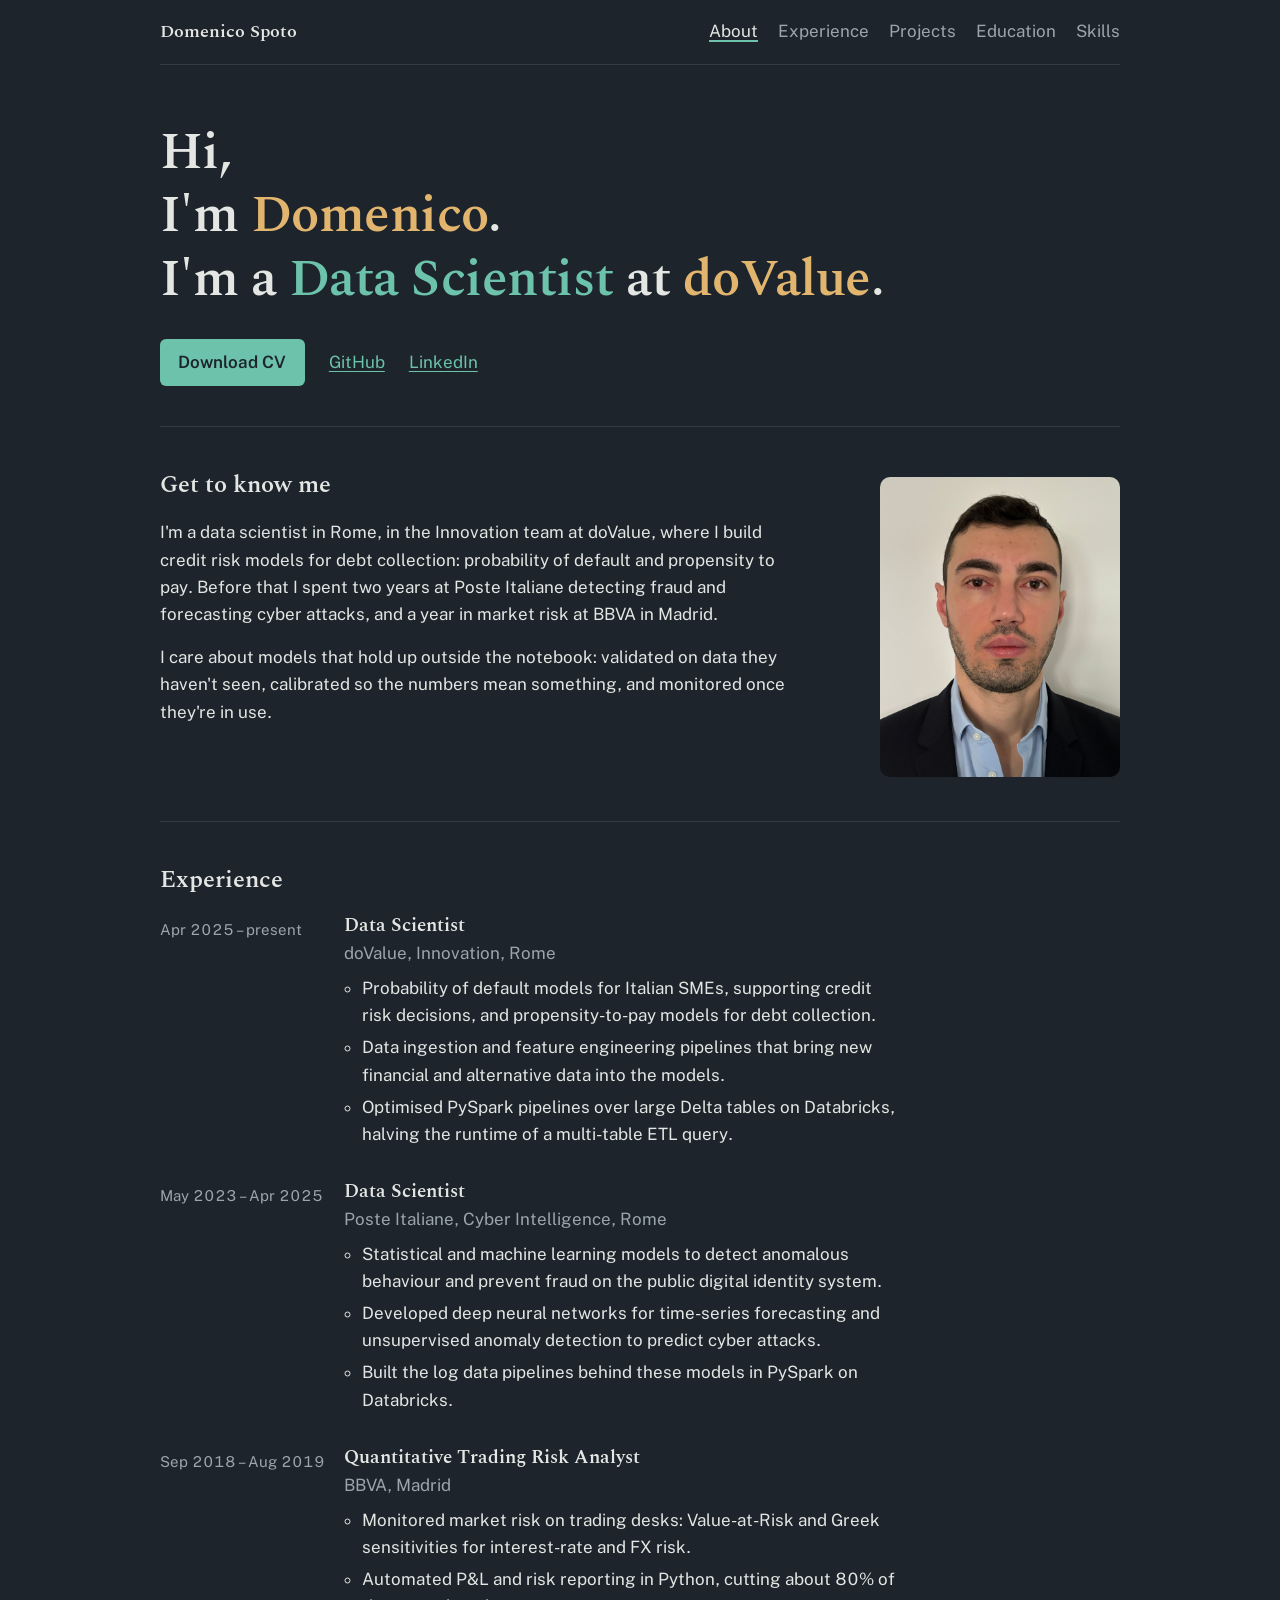
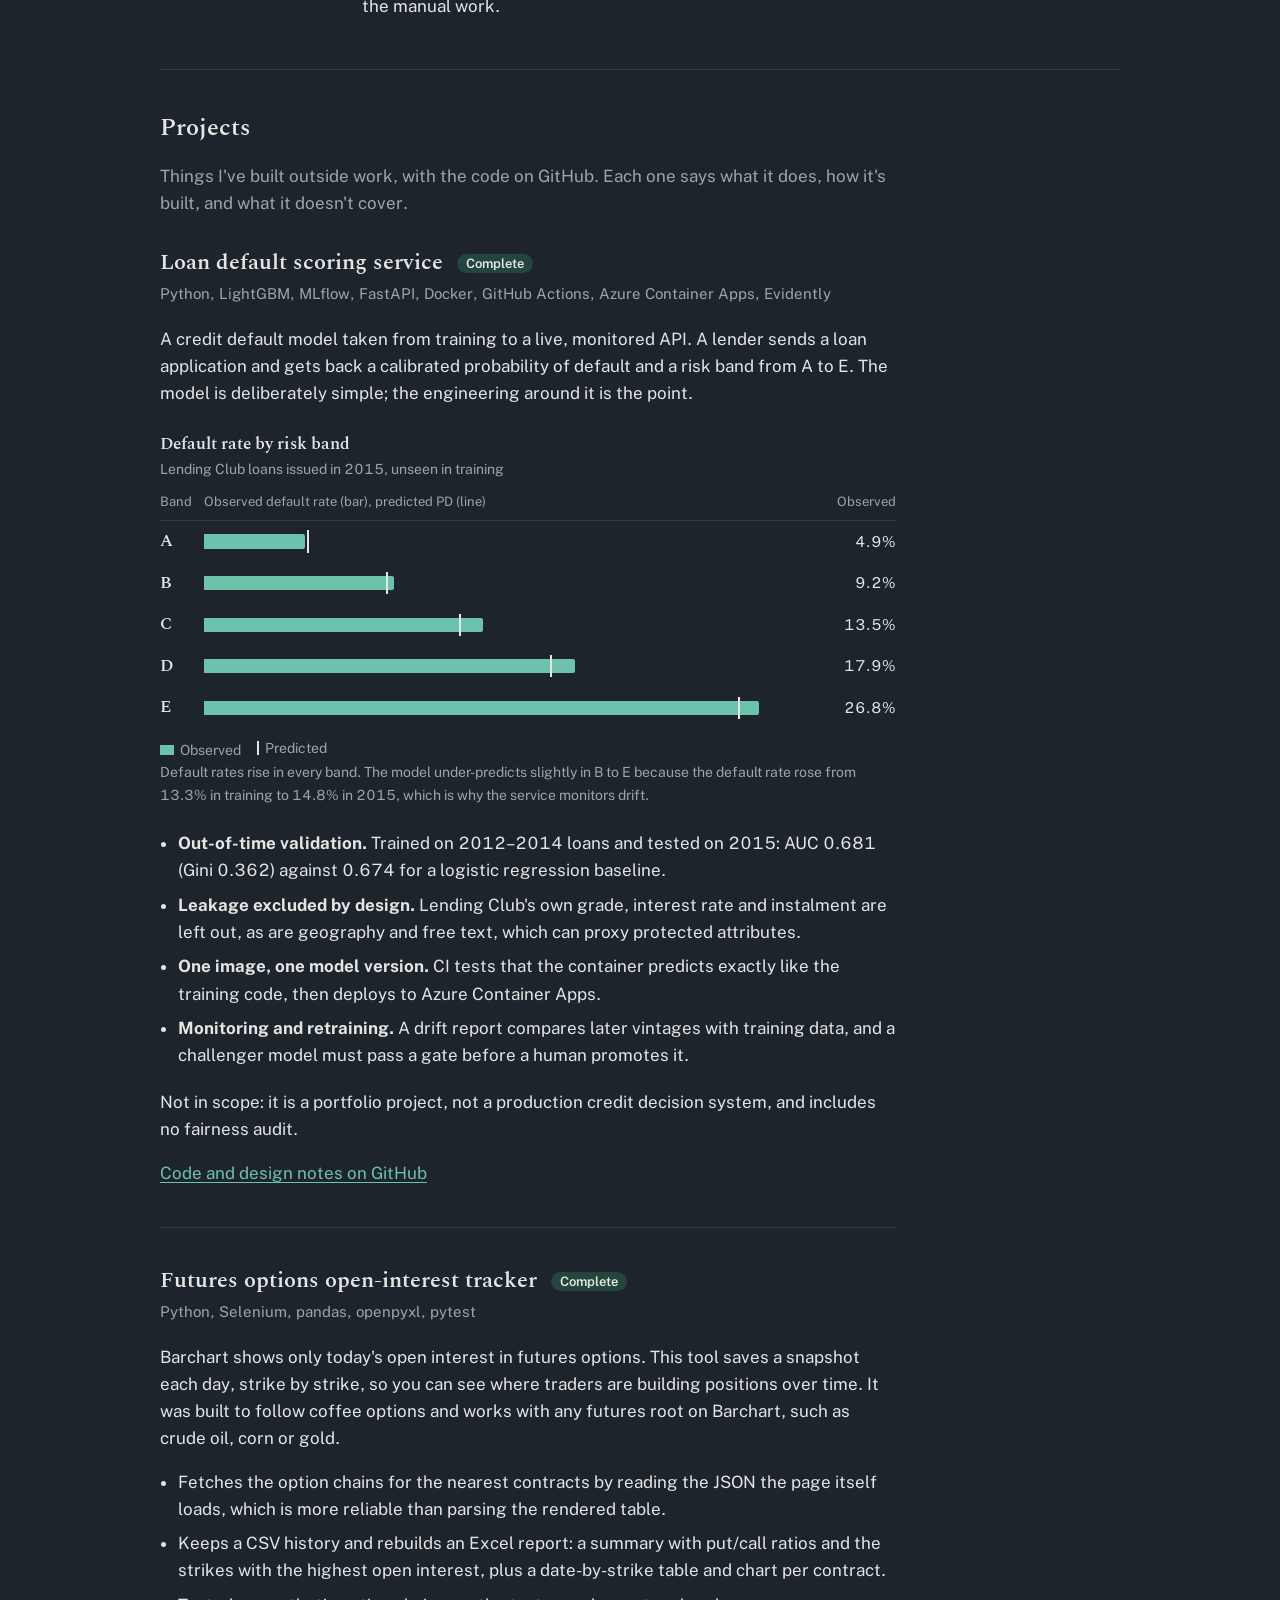
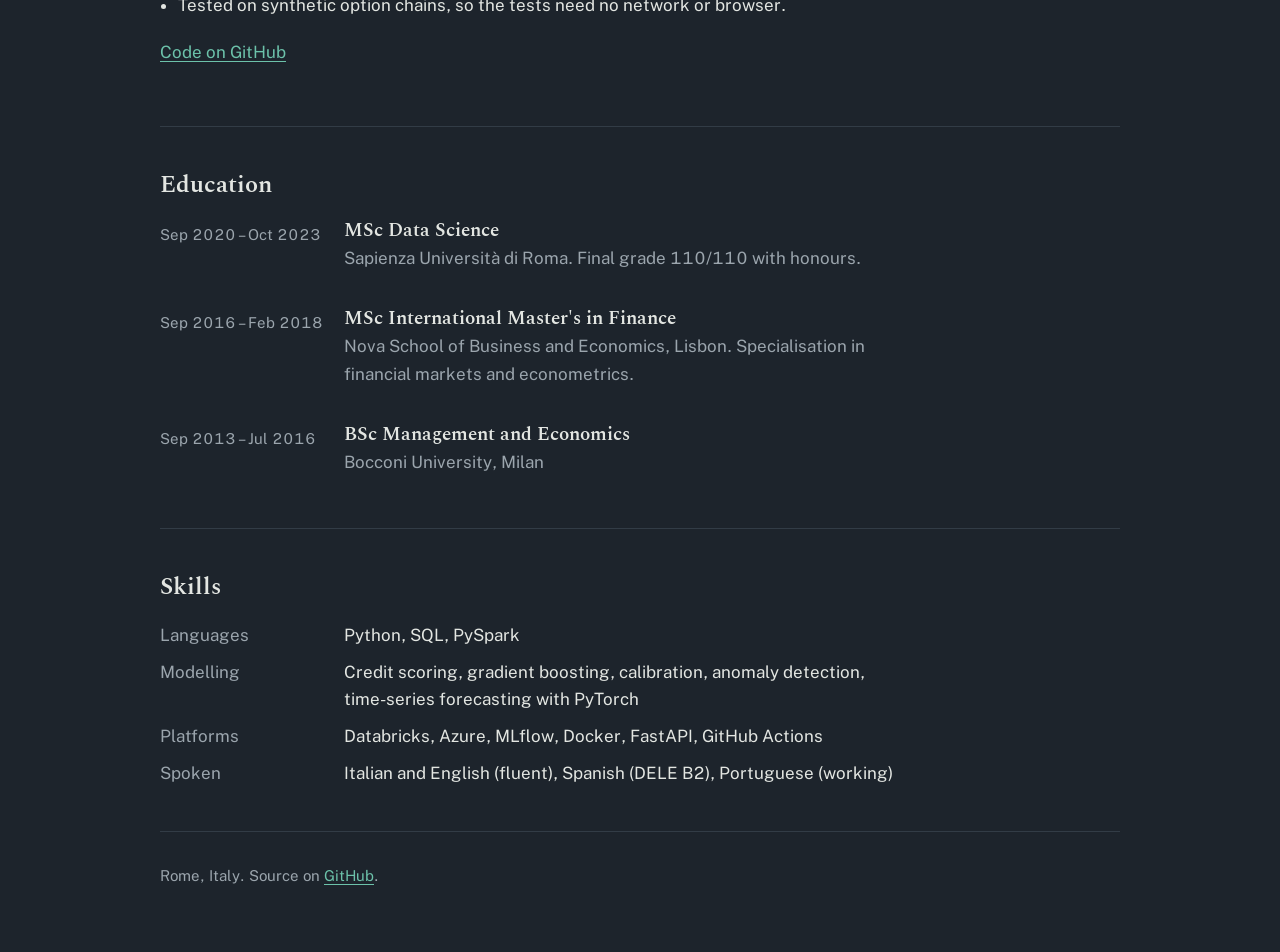
<file: index.html>
<!doctype html>
<html lang="en">
<head>
  <meta charset="utf-8">
  <meta name="viewport" content="width=device-width, initial-scale=1">
  <title>Domenico Spoto, Data Scientist</title>
  <meta name="description" content="Data scientist in Rome building credit risk models: probability of default and propensity to pay.">
  <link rel="preconnect" href="https://fonts.googleapis.com">
  <link rel="preconnect" href="https://fonts.gstatic.com" crossorigin>
  <link href="https://fonts.googleapis.com/css2?family=Public+Sans:wght@400;600&family=Spectral:wght@500;600&display=swap" rel="stylesheet">
  <link rel="stylesheet" href="style.css">
</head>
<body id="top">
<div class="wrap">

  <header class="site-header">
    <a class="home" href="#top">Domenico Spoto</a>
    <nav aria-label="Sections">
      <a href="#about">About</a>
      <a href="#experience">Experience</a>
      <a href="#projects">Projects</a>
      <a href="#education">Education</a>
      <a href="#skills">Skills</a>
    </nav>
  </header>

  <main>
    <div id="about">
    <div class="hero">
      <h1 class="greeting">Hi,<br>I'm <span class="hl-name">Domenico</span>.<br>I'm a <span class="hl-role">Data Scientist</span> at <span class="hl-name">doValue</span>.</h1>
      <ul class="links">
        <li><a class="btn" href="cv.pdf" download>Download CV</a></li>
        <li><a href="https://github.com/mimmospoto">GitHub</a></li>
        <li><a href="https://www.linkedin.com/in/domenico-spoto/">LinkedIn</a></li>
      </ul>
    </div>

    <section class="about" aria-labelledby="about-title">
      <h2 id="about-title">Get to know me</h2>
      <div class="about-text">
        <p>I'm a data scientist in Rome, in the Innovation team at doValue, where I build credit risk models for debt collection: probability of default and propensity to pay. Before that I spent two years at Poste Italiane detecting fraud and forecasting cyber attacks, and a year in market risk at BBVA in Madrid.</p>
        <p>I care about models that hold up outside the notebook: validated on data they haven't seen, calibrated so the numbers mean something, and monitored once they're in use.</p>
      </div>
      <!-- Upload a portrait photo named photo.jpg next to this file -->
      <img class="photo" src="photo.jpg" alt="Portrait of Domenico Spoto" width="240" height="300">
    </section>
    </div>

    <section id="experience" aria-labelledby="experience-title">
      <h2 id="experience-title">Experience</h2>
      <ol class="timeline" reversed>
        <li>
          <div class="when">Apr 2025 – present</div>
          <div>
            <h3>Data Scientist</h3>
            <p class="where">doValue, Innovation, Rome</p>
            <ul>
              <li>Probability of default models for Italian SMEs, supporting credit risk decisions, and propensity-to-pay models for debt collection.</li>
              <li>Data ingestion and feature engineering pipelines that bring new financial and alternative data into the models.</li>
              <li>Optimised PySpark pipelines over large Delta tables on Databricks, halving the runtime of a multi-table ETL query.</li>
            </ul>
          </div>
        </li>
        <li>
          <div class="when">May 2023 – Apr 2025</div>
          <div>
            <h3>Data Scientist</h3>
            <p class="where">Poste Italiane, Cyber Intelligence, Rome</p>
            <ul>
              <li>Statistical and machine learning models to detect anomalous behaviour and prevent fraud on the public digital identity system.</li>
              <li>Developed deep neural networks for time-series forecasting and unsupervised anomaly detection to predict cyber attacks.</li>
              <li>Built the log data pipelines behind these models in PySpark on Databricks.</li>
            </ul>
          </div>
        </li>
        <li>
          <div class="when">Sep 2018 – Aug 2019</div>
          <div>
            <h3>Quantitative Trading Risk Analyst</h3>
            <p class="where">BBVA, Madrid</p>
            <ul>
              <li>Monitored market risk on trading desks: Value-at-Risk and Greek sensitivities for interest-rate and FX risk.</li>
              <li>Automated P&amp;L and risk reporting in Python, cutting about 80% of the manual work.</li>
            </ul>
          </div>
        </li>
      </ol>
    </section>

    <section id="projects" aria-labelledby="projects-title">
      <h2 id="projects-title">Projects</h2>
      <p class="section-intro">Things I've built outside work, with the code on GitHub. Each one says what it does, how it's built, and what it doesn't cover.</p>

      <article class="project" id="loan-default" aria-labelledby="loan-default-title">
        <h3 id="loan-default-title">Loan default scoring service <span class="status">Complete</span></h3>
        <p class="stack">Python, LightGBM, MLflow, FastAPI, Docker, GitHub Actions, Azure Container Apps, Evidently</p>
        <p>A credit default model taken from training to a live, monitored API. A lender sends a loan application and gets back a calibrated probability of default and a risk band from A to E. The model is deliberately simple; the engineering around it is the point.</p>

        <table class="bands">
          <caption>
            Default rate by risk band
            <span>Lending Club loans issued in 2015, unseen in training</span>
          </caption>
          <thead>
            <tr>
              <th scope="col">Band</th>
              <th scope="col">Observed default rate (bar), predicted PD (line)</th>
              <th scope="col" class="num">Observed</th>
            </tr>
          </thead>
          <tbody>
            <tr><th scope="row">A</th><td class="bar-cell"><div class="bar" style="--obs:4.9;--pred:5.0" aria-label="Predicted 5.0%, observed 4.9%"></div></td><td class="num">4.9%</td></tr>
            <tr><th scope="row">B</th><td class="bar-cell"><div class="bar" style="--obs:9.2;--pred:8.8" aria-label="Predicted 8.8%, observed 9.2%"></div></td><td class="num">9.2%</td></tr>
            <tr><th scope="row">C</th><td class="bar-cell"><div class="bar" style="--obs:13.5;--pred:12.3" aria-label="Predicted 12.3%, observed 13.5%"></div></td><td class="num">13.5%</td></tr>
            <tr><th scope="row">D</th><td class="bar-cell"><div class="bar" style="--obs:17.9;--pred:16.7" aria-label="Predicted 16.7%, observed 17.9%"></div></td><td class="num">17.9%</td></tr>
            <tr><th scope="row">E</th><td class="bar-cell"><div class="bar" style="--obs:26.8;--pred:25.8" aria-label="Predicted 25.8%, observed 26.8%"></div></td><td class="num">26.8%</td></tr>
          </tbody>
        </table>
        <p class="chart-note">
          <span class="key"><i></i>Observed</span><span class="key"><i class="tick"></i>Predicted</span><br>
          Default rates rise in every band. The model under-predicts slightly in B to E because the default rate rose from 13.3% in training to 14.8% in 2015, which is why the service monitors drift.
        </p>

        <ul class="points">
          <li><strong>Out-of-time validation.</strong> Trained on 2012–2014 loans and tested on 2015: AUC 0.681 (Gini 0.362) against 0.674 for a logistic regression baseline.</li>
          <li><strong>Leakage excluded by design.</strong> Lending Club's own grade, interest rate and instalment are left out, as are geography and free text, which can proxy protected attributes.</li>
          <li><strong>One image, one model version.</strong> CI tests that the container predicts exactly like the training code, then deploys to Azure Container Apps.</li>
          <li><strong>Monitoring and retraining.</strong> A drift report compares later vintages with training data, and a challenger model must pass a gate before a human promotes it.</li>
        </ul>
        <p>Not in scope: it is a portfolio project, not a production credit decision system, and includes no fairness audit.</p>
        <p><a href="https://github.com/mimmospoto/loan-default-scoring">Code and design notes on GitHub</a></p>
      </article>

      <article class="project" id="oi-tracker" aria-labelledby="oi-tracker-title">
        <h3 id="oi-tracker-title">Futures options open-interest tracker <span class="status">Complete</span></h3>
        <p class="stack">Python, Selenium, pandas, openpyxl, pytest</p>
        <p>Barchart shows only today's open interest in futures options. This tool saves a snapshot each day, strike by strike, so you can see where traders are building positions over time. It was built to follow coffee options and works with any futures root on Barchart, such as crude oil, corn or gold.</p>
        <ul class="points">
          <li>Fetches the option chains for the nearest contracts by reading the JSON the page itself loads, which is more reliable than parsing the rendered table.</li>
          <li>Keeps a CSV history and rebuilds an Excel report: a summary with put/call ratios and the strikes with the highest open interest, plus a date-by-strike table and chart per contract.</li>
          <li>Tested on synthetic option chains, so the tests need no network or browser.</li>
        </ul>
        <p><a href="https://github.com/mimmospoto/futures-options-oi-tracker">Code on GitHub</a></p>
      </article>

      <!--
      In-progress project template. Copy, fill in, and uncomment.

      <article class="project" id="SLUG" aria-labelledby="SLUG-title">
        <h3 id="SLUG-title">Project name <span class="status wip">In progress</span></h3>
        <p class="stack">Tools</p>
        <p>What it does and why, in two or three sentences.</p>
        <ul class="points">
          <li>What is done so far.</li>
          <li>What comes next.</li>
        </ul>
        <p><a href="https://github.com/mimmospoto/REPO">Code on GitHub</a></p>
      </article>
      -->
    </section>

    <section id="education" aria-labelledby="education-title">
      <h2 id="education-title">Education</h2>
      <ol class="timeline" reversed>
        <li>
          <div class="when">Sep 2020 – Oct 2023</div>
          <div>
            <h3>MSc Data Science</h3>
            <p class="where">Sapienza Università di Roma. Final grade 110/110 with honours.</p>
          </div>
        </li>
        <li>
          <div class="when">Sep 2016 – Feb 2018</div>
          <div>
            <h3>MSc International Master's in Finance</h3>
            <p class="where">Nova School of Business and Economics, Lisbon. Specialisation in financial markets and econometrics.</p>
          </div>
        </li>
        <li>
          <div class="when">Sep 2013 – Jul 2016</div>
          <div>
            <h3>BSc Management and Economics</h3>
            <p class="where">Bocconi University, Milan</p>
          </div>
        </li>
      </ol>
    </section>

    <section id="skills" aria-labelledby="skills-title">
      <h2 id="skills-title">Skills</h2>
      <dl class="facts">
        <dt>Languages</dt>
        <dd>Python, SQL, PySpark</dd>
        <dt>Modelling</dt>
        <dd>Credit scoring, gradient boosting, calibration, anomaly detection, time-series forecasting with PyTorch</dd>
        <dt>Platforms</dt>
        <dd>Databricks, Azure, MLflow, Docker, FastAPI, GitHub Actions</dd>
        <dt>Spoken</dt>
        <dd>Italian and English (fluent), Spanish (DELE B2), Portuguese (working)</dd>
      </dl>
    </section>
  </main>

  <footer>
    <p>Rome, Italy. Source on <a href="https://github.com/mimmospoto/mimmospoto.github.io">GitHub</a>.</p>
  </footer>

</div>
<script>
  // Mark the tab of the section currently on screen
  (function () {
    var links = document.querySelectorAll('.site-header nav a');
    if (!('IntersectionObserver' in window)) return;
    var byId = {};
    links.forEach(function (a) { byId[a.getAttribute('href').slice(1)] = a; });
    var obs = new IntersectionObserver(function (entries) {
      entries.forEach(function (en) {
        if (!en.isIntersecting) return;
        links.forEach(function (a) { a.removeAttribute('aria-current'); });
        var a = byId[en.target.id];
        if (a) a.setAttribute('aria-current', 'true');
      });
    }, { rootMargin: '-45% 0px -50% 0px' });
    Object.keys(byId).forEach(function (id) {
      var el = document.getElementById(id);
      if (el) obs.observe(el);
    });
  })();
</script>
</body>
</html>
</file>
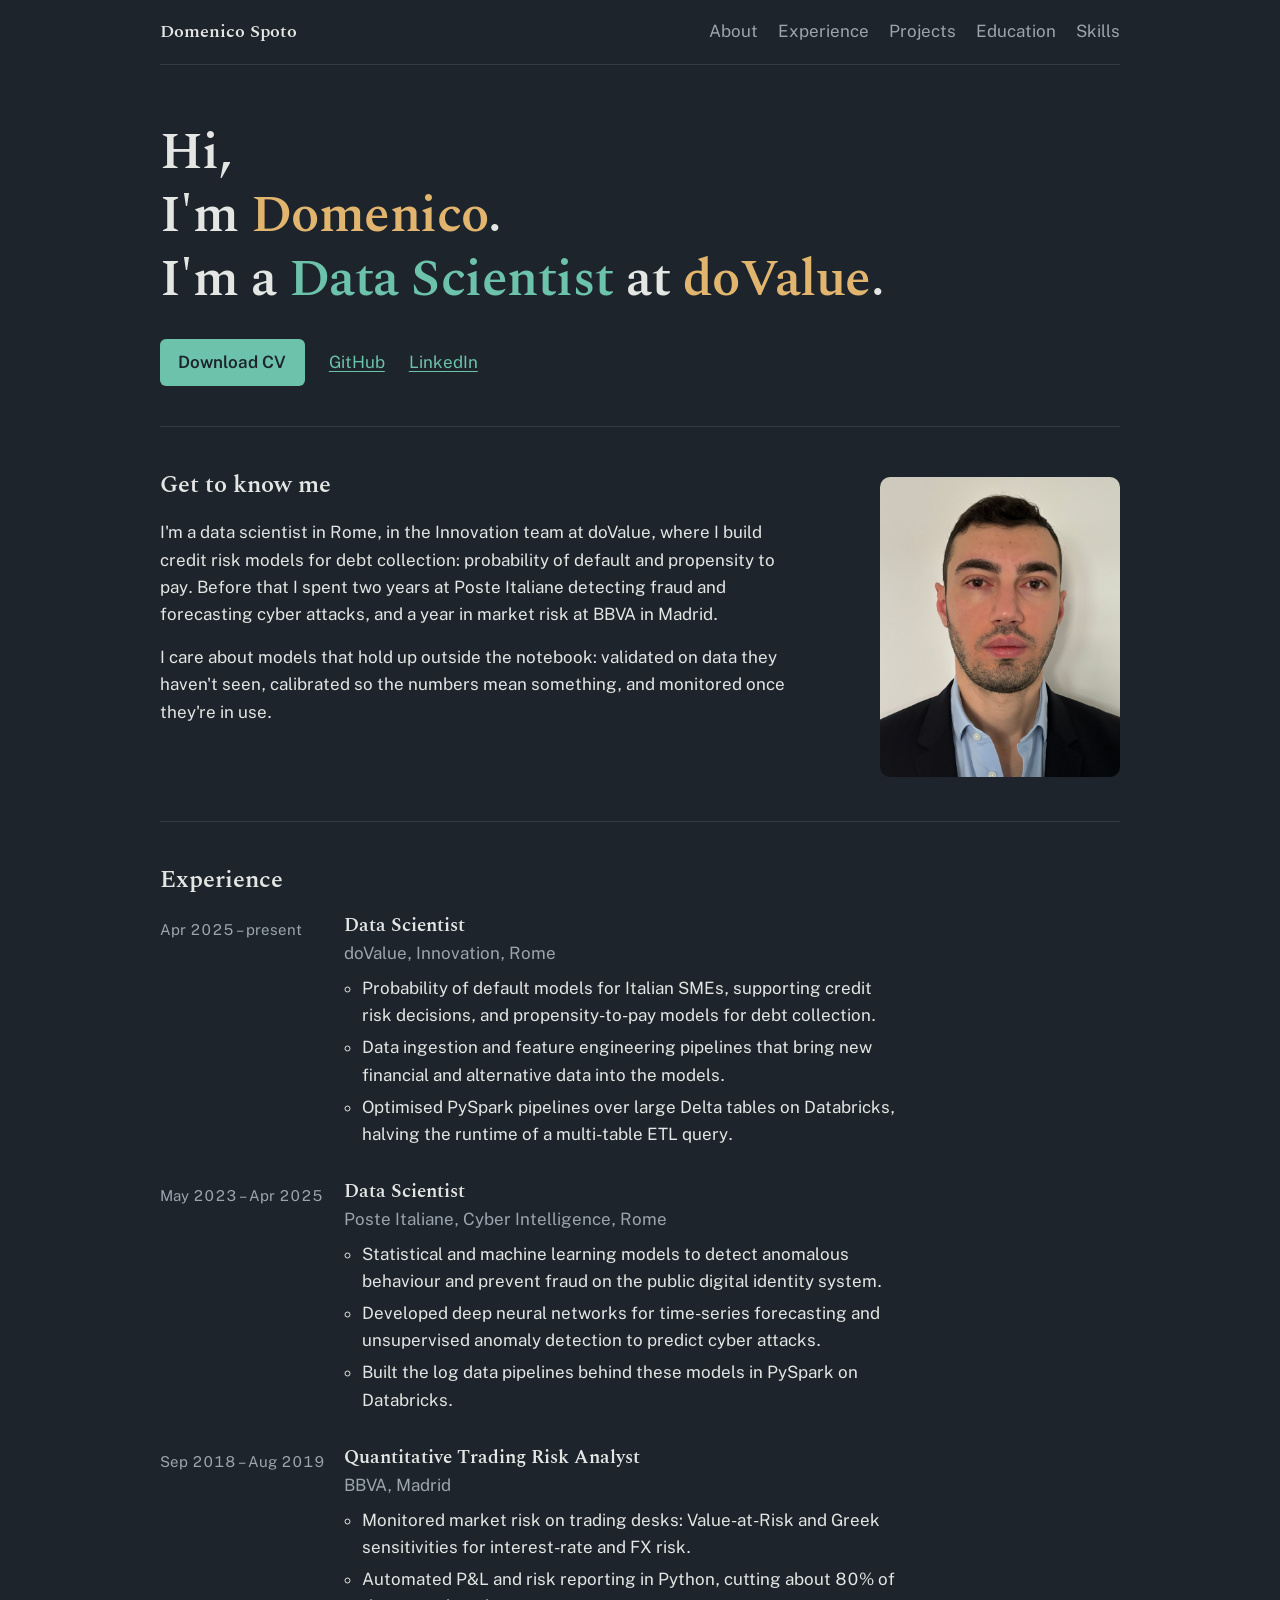
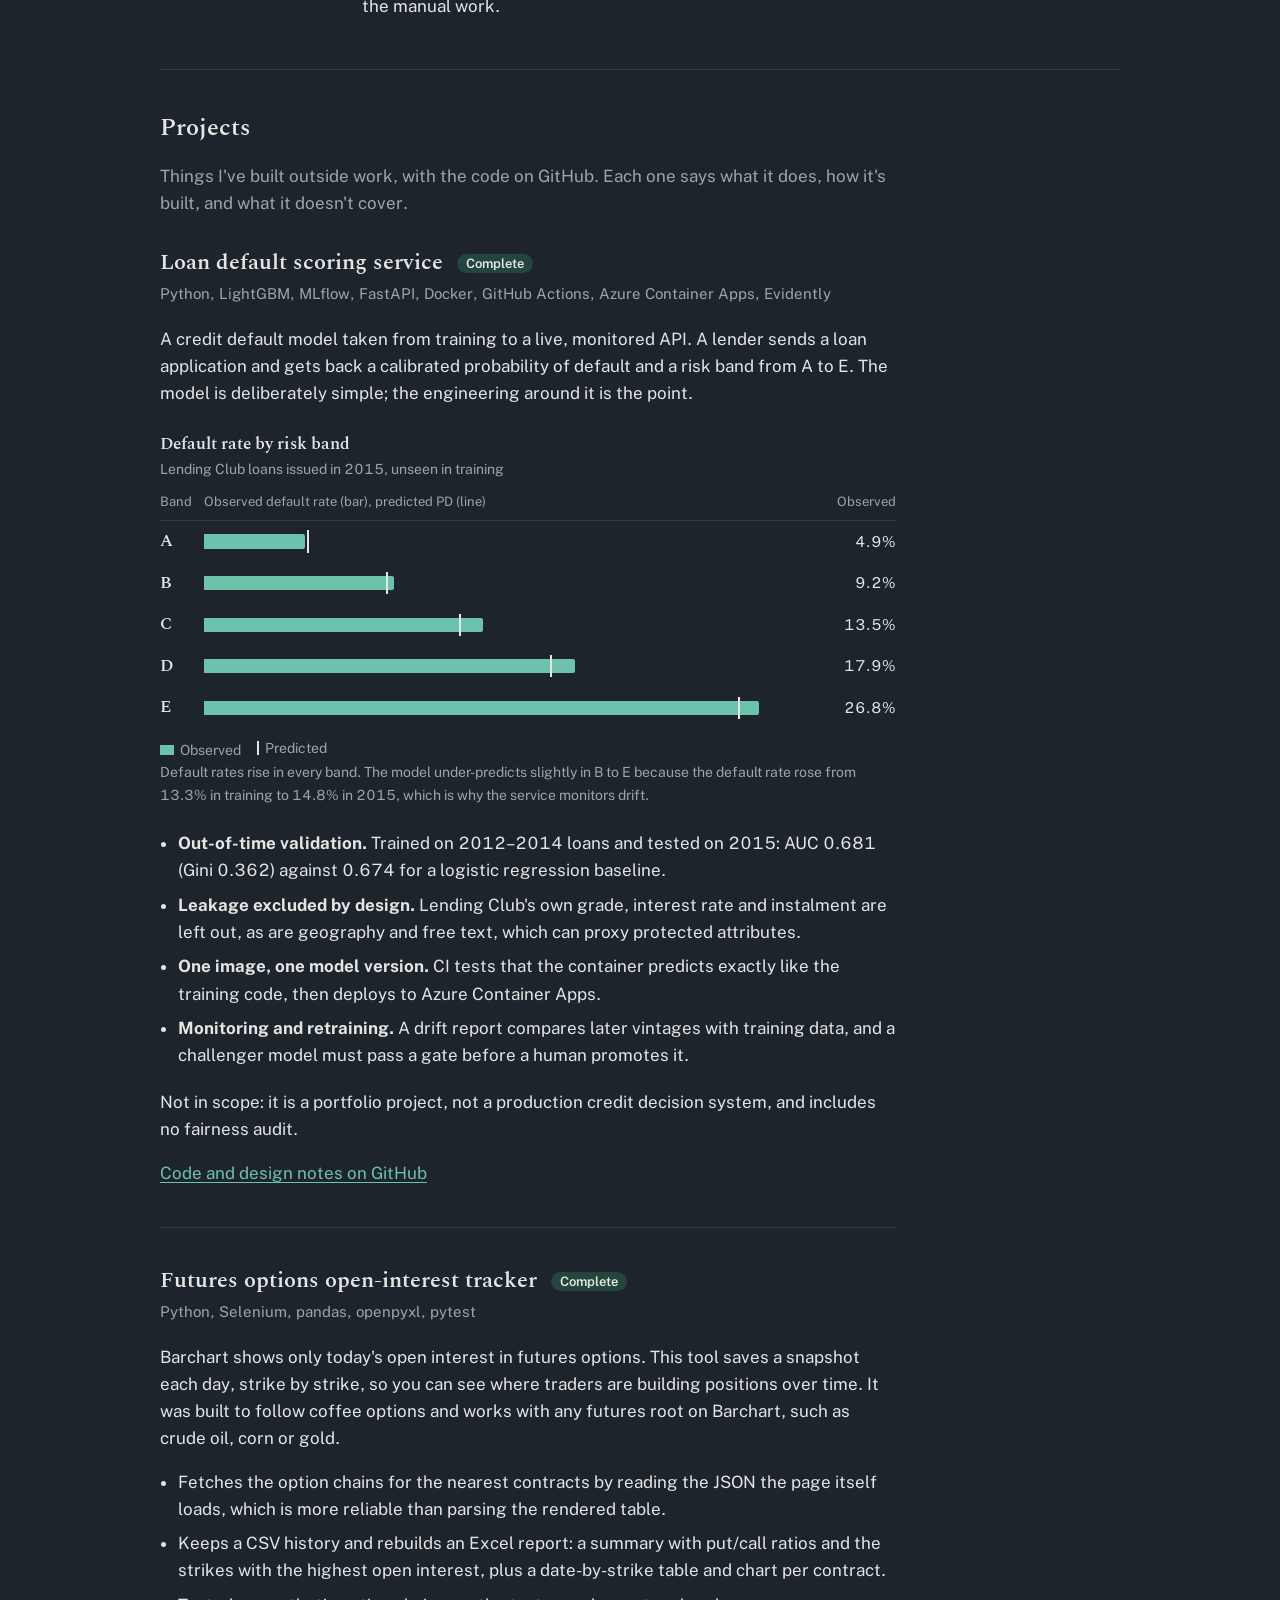
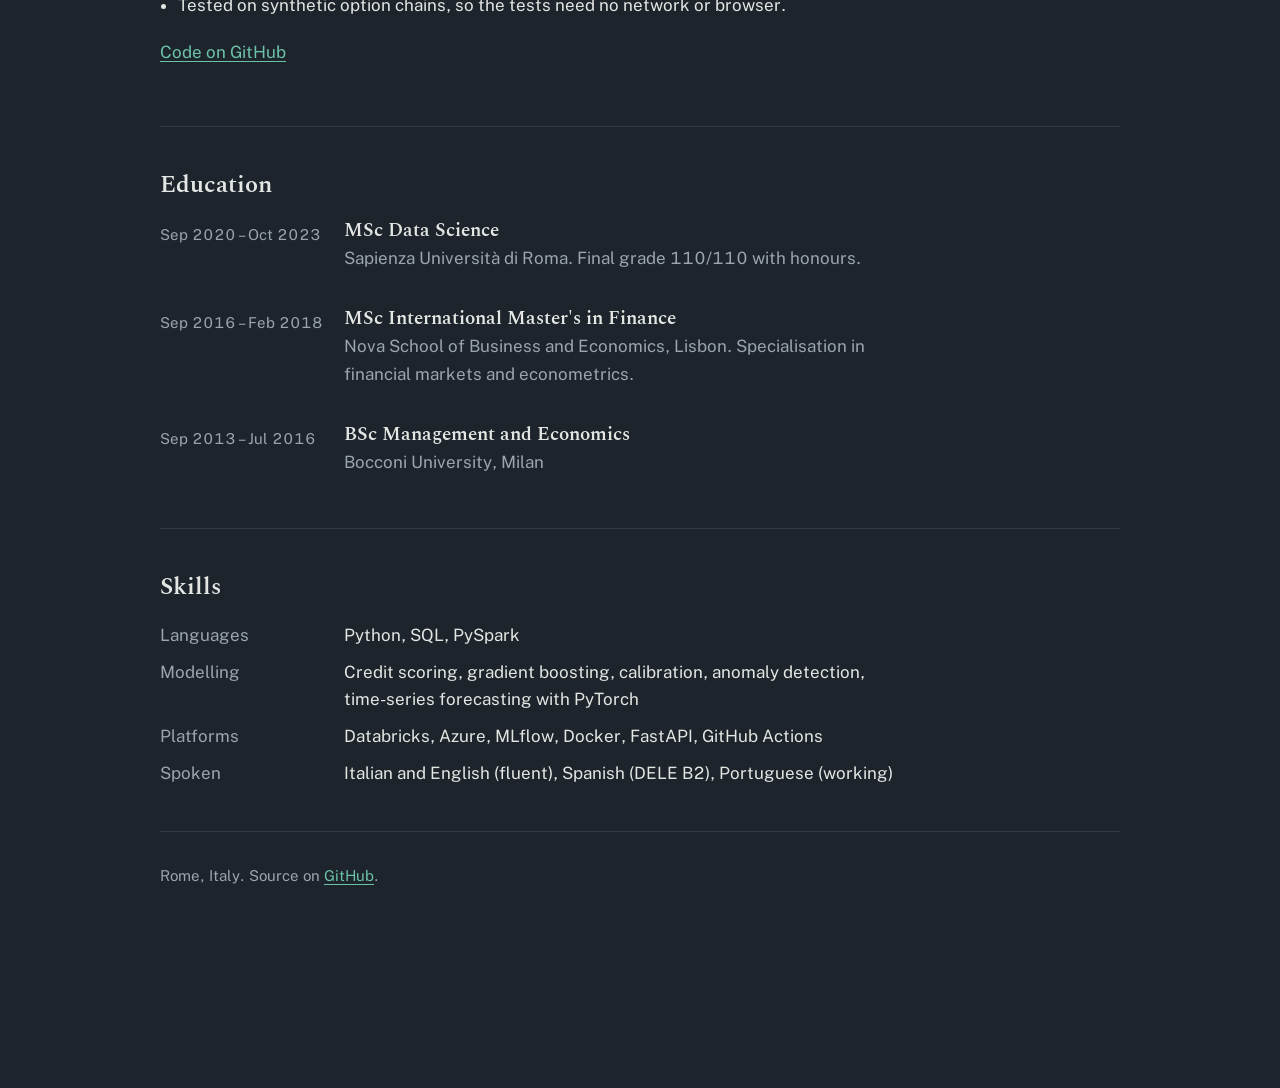
<file: projects.html>
<!doctype html>
<html lang="en">
<head>
  <meta charset="utf-8">
  <meta name="viewport" content="width=device-width, initial-scale=1">
  <title>Projects, Domenico Spoto</title>
  <meta http-equiv="refresh" content="0; url=./#projects">
  <link rel="canonical" href="./#projects">
</head>
<body>
  <p>Projects have moved to the <a href="./#projects">main page</a>.</p>
</body>
</html>
</file>
<file: style.css>
/* Soft dark theme: slate rather than black, muted sea-green accent */
:root {
  color-scheme: dark;
  --paper: #1d242c;
  --ink: #e3e6e2;
  --muted: #9ba5ad;
  --rule: #323c46;
  --accent: #6cc2aa;
  --accent-soft: #24443e;
  --accent-2: #e2b56f;
  --surface: #232c35;
  --serif: "Spectral", Georgia, serif;
  --sans: "Public Sans", system-ui, sans-serif;
}

*,
*::before,
*::after { box-sizing: border-box; }

html { -webkit-text-size-adjust: 100%; }
@media (prefers-reduced-motion: no-preference) {
  html { scroll-behavior: smooth; }
}

body {
  margin: 0;
  background: var(--paper);
  color: var(--ink);
  font-family: var(--sans);
  font-size: 1.0625rem;
  line-height: 1.6;
  font-variant-numeric: tabular-nums;
}

.wrap {
  max-width: 62rem;
  margin: 0 auto;
  padding: 0 1rem;
}

a { color: var(--accent); text-underline-offset: 0.18em; }
a:hover { text-decoration-thickness: 2px; }
a:focus-visible {
  outline: 2px solid var(--accent);
  outline-offset: 3px;
  border-radius: 2px;
}

/* Header */
/* Header stays on screen so the section tabs are always reachable */
.site-header {
  position: sticky;
  top: 0;
  z-index: 10;
  display: flex;
  justify-content: space-between;
  align-items: baseline;
  gap: 1rem;
  padding: 1.1rem 0;
  background: var(--paper);
  border-bottom: 1px solid var(--rule);
}
.site-header .home {
  font-family: var(--serif);
  font-weight: 600;
  font-size: 1.125rem;
  color: var(--ink);
  text-decoration: none;
}
.site-header nav { display: flex; gap: 1.25rem; }
.site-header nav a { color: var(--muted); text-decoration: none; }
.site-header nav a:hover,
.site-header nav a[aria-current] { color: var(--ink); }
.site-header nav a[aria-current] {
  text-decoration: underline;
  text-decoration-color: var(--accent);
  text-decoration-thickness: 2px;
}

/* Type */
h1, h2, h3 { font-family: var(--serif); line-height: 1.2; margin: 0; }
h1 {
  font-size: clamp(2.25rem, 7vw, 3.25rem);
  font-weight: 500;
  letter-spacing: -0.01em;
}
h2 {
  font-size: 1.5rem;
  font-weight: 600;
  margin-bottom: 1.25rem;
}
h3 { font-size: 1.1875rem; font-weight: 600; }
p { margin: 0 0 1rem; }

.hero { padding: 3.5rem 0 2.5rem; }
/* Keep reading width comfortable inside the wider page */
main section > *,
.hero:not(.split) > *,
footer > * { max-width: 46rem; }

.greeting {
  font-size: clamp(2.1rem, 5vw, 3.25rem);
  font-weight: 600;
  line-height: 1.22;
}
.hl-name { color: var(--accent-2); }
.hl-role { color: var(--accent); }

/* About me: text left, photo right */
section.about {
  display: grid;
  grid-template-columns: minmax(0, 40rem) 15rem;
  grid-template-areas:
    "title photo"
    "text  photo";
  grid-template-rows: auto 1fr;
  justify-content: space-between;
  column-gap: 3rem;
  align-items: start;
}
.about h2 { grid-area: title; }
.about-text { grid-area: text; }
.about .photo { grid-area: photo; }
.photo {
  width: 100%;
  aspect-ratio: 4 / 5;
  height: auto;
  object-fit: cover;
  border-radius: 10px;
  background: var(--accent-soft);
  margin-top: 0.4rem;
}

.btn {
  display: inline-block;
  padding: 0.6rem 1.15rem;
  border-radius: 6px;
  background: var(--accent);
  color: var(--paper);
  font-weight: 600;
  text-decoration: none;
}
.btn:hover { background: var(--ink); text-decoration: none; }
.lead {
  font-size: 1.25rem;
  line-height: 1.55;
  max-width: 36rem;
  margin-top: 1.25rem;
}
.links {
  display: flex;
  flex-wrap: wrap;
  align-items: center;
  gap: 0.75rem 1.5rem;
  list-style: none;
  padding: 0;
  margin: 1.75rem 0 0;
}

section { padding: 2.75rem 0; border-top: 1px solid var(--rule); scroll-margin-top: 3.75rem; }
.project { scroll-margin-top: 4.5rem; }
#about { scroll-margin-top: 4rem; }
.section-intro { color: var(--muted); margin-bottom: 2rem; }

/* Timeline: dates left, content right */
.timeline { list-style: none; margin: 0; padding: 0; }
.timeline > li {
  display: grid;
  grid-template-columns: 10rem 1fr;
  gap: 0.25rem 1.5rem;
  padding-bottom: 1.75rem;
}
.timeline > li:last-child { padding-bottom: 0; }
.when { color: var(--muted); font-size: 0.9375rem; padding-top: 0.2rem; white-space: nowrap; }
.where { color: var(--muted); margin: 0.15rem 0 0.5rem; }
.timeline ul { margin: 0; padding-left: 1.1rem; }
.timeline ul li { margin-bottom: 0.3rem; }


.facts { display: grid; grid-template-columns: 10rem 1fr; gap: 0.6rem 1.5rem; margin: 0; }
.facts dt { color: var(--muted); }
.facts dd { margin: 0; }

/* Projects */
.project h3 { font-size: 1.375rem; }
.project + .project { margin-top: 2.5rem; padding-top: 2.5rem; border-top: 1px solid var(--rule); }
.status {
  display: inline-block;
  font-family: var(--sans);
  font-size: 0.8125rem;
  font-weight: 600;
  padding: 0.1rem 0.55rem;
  border-radius: 999px;
  background: var(--accent-soft);
  color: var(--ink);
  vertical-align: middle;
  margin-left: 0.5rem;
}
.status.wip { background: transparent; border: 1px solid var(--muted); }
.stack { color: var(--muted); font-size: 0.9375rem; margin: 0.35rem 0 1.25rem; }

/* Band chart */
.bands {
  width: 100%;
  border-collapse: collapse;
  margin: 1.5rem 0 0.5rem;
  font-size: 0.9375rem;
}
.bands caption {
  text-align: left;
  font-family: var(--serif);
  font-weight: 600;
  font-size: 1.0625rem;
  margin-bottom: 0.25rem;
}
.bands caption span {
  display: block;
  font-family: var(--sans);
  font-weight: 400;
  font-size: 0.875rem;
  color: var(--muted);
}
.bands th, .bands td { padding: 0.45rem 0; text-align: left; font-weight: 400; }
.bands thead th { color: var(--muted); font-size: 0.8125rem; border-bottom: 1px solid var(--rule); }
.bands thead th:first-child { padding-right: 0.75rem; }
.bands th[scope="row"] { width: 2.25rem; font-family: var(--serif); font-weight: 600; font-size: 1.0625rem; }
.bands .num { width: 4.5rem; text-align: right; padding-left: 0.75rem; }
.bar-cell { width: 100%; }
.bar {
  position: relative;
  height: 0.9rem;
  background: var(--accent);
  border-radius: 0 2px 2px 0;
  width: calc(var(--obs) / 30 * 100%);
}
.bar::after {
  /* predicted PD marker */
  content: "";
  position: absolute;
  top: -0.25rem;
  bottom: -0.25rem;
  left: calc(var(--pred) / var(--obs) * 100%);
  width: 2px;
  background: var(--ink);
}
.chart-note { color: var(--muted); font-size: 0.875rem; margin-bottom: 1.5rem; }
.key { display: inline-flex; align-items: center; gap: 0.35rem; margin-right: 1rem; }
.key i { display: inline-block; width: 0.9rem; height: 0.6rem; background: var(--accent); }
.key i.tick { width: 2px; height: 0.9rem; background: var(--ink); }

.points { padding-left: 1.1rem; margin: 0 0 1.25rem; }
.points li { margin-bottom: 0.45rem; }

footer {
  border-top: 1px solid var(--rule);
  padding: 2rem 0 3rem;
  color: var(--muted);
  font-size: 0.9375rem;
}

@media (max-width: 34rem) {
  .timeline > li,
  .facts { grid-template-columns: 1fr; }
  .facts dt { margin-top: 0.4rem; }
  .bands .num { width: 3.75rem; }
}

@media (max-width: 46rem) {
  /* Phones: small photo beside the heading, text full width below */
  section.about {
    grid-template-columns: 5.5rem 1fr;
    grid-template-areas:
      "photo title"
      "text  text";
    grid-template-rows: auto auto;
    column-gap: 1.25rem;
    align-items: center;
  }
  .about h2 { margin: 0; }
  .about-text { margin-top: 1.25rem; }
  .about .photo { margin-top: 0; }
}

/* Phones: drop the name from the bar (it's in the greeting) so all five tabs fit */
@media (max-width: 40rem) {
  .site-header .home { display: none; }
  .site-header nav {
    width: 100%;
    justify-content: space-between;
    gap: 0.75rem;
    overflow-x: auto;
    font-size: 0.875rem;
  }
  .site-header nav a { white-space: nowrap; }
}
</file>
